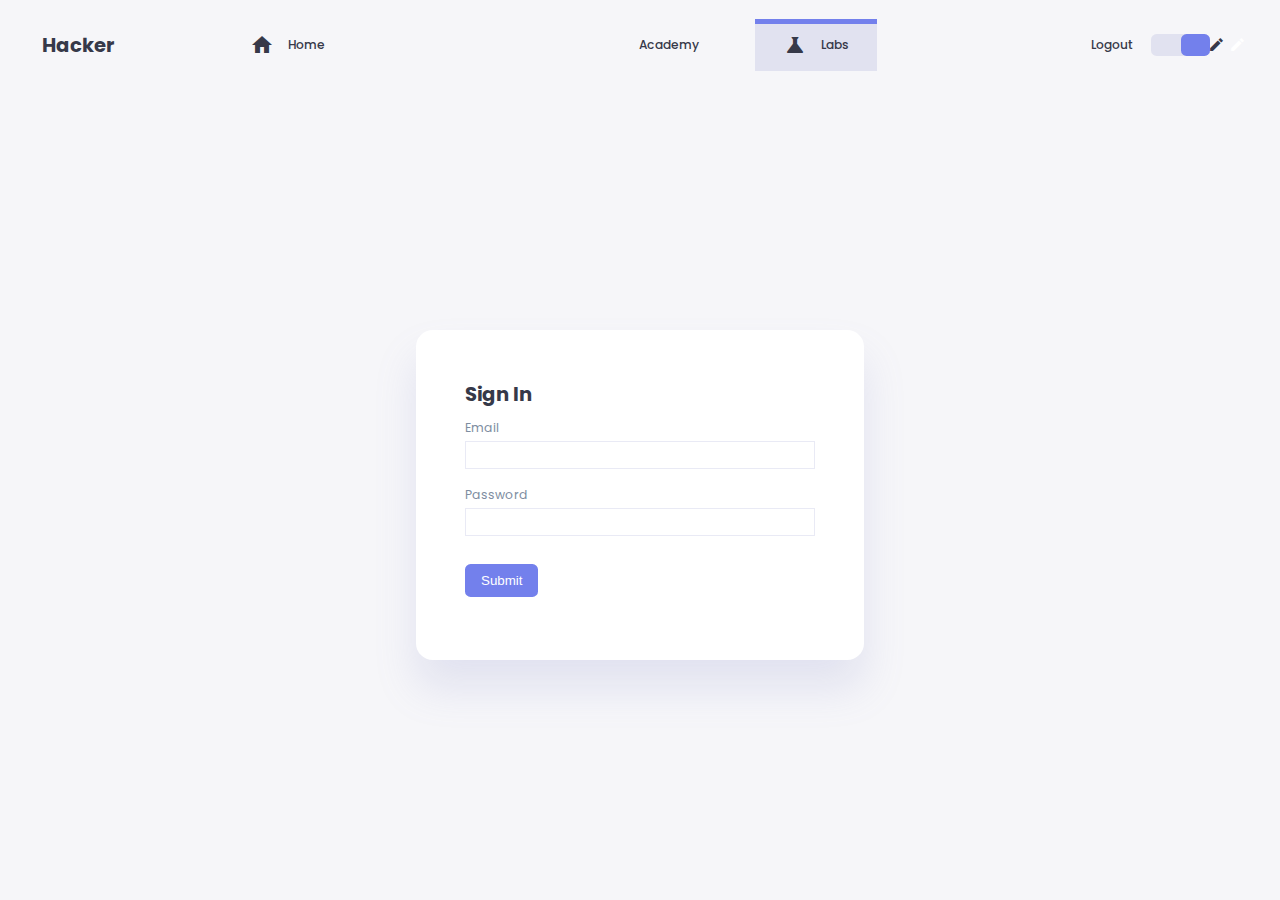
<file: login.html>
<!DOCTYPE html>
<html lang="en">
<head>
    <meta charset="UTF-8">
    <meta http-equiv="X-UA-Compatible" content="IE=edge">
    <meta name="viewport" content="width=device-width, initial-scale=1.0">
    <title>Student Dashboard</title>
    <link href="https://fonts.googleapis.com/icon?family=Material+Icons+Sharp" rel="stylesheet">
    <link rel="shortcut icon" href="./images/logo.png">
    <link rel="stylesheet" href="style.css">
    <link rel="stylesheet" href="login.css">


</head>
<body>
    <header>
        <div class="logo" title="University Management System">
            <h2>Hacker</h2>
        </div>
        <div class="navbar">
            <a href="index.html" >
                <span class="material-icons-sharp">home</span>
                <h3>Home</h3>
            </a>
            <a href="academy.html">
                <span class="material-icons-sharp">grid_view</span>
                <h3>Academy</h3>
            </a>
            <a href="Labs.html" class="active">
                <span class="material-icons-sharp">science</span>
                <h3>Labs</h3>
            </a>
            <a href="#">
                <span class="material-icons-sharp" onclick="">logout</span>
                <h3>Logout</h3>
            </a>
        </div>
        <div id="profile-btn">
            <span class="material-icons-sharp">person</span>
        </div>
        <div class="theme-toggler">
            <span class="material-icons-sharp active">light_mode</span>
            <span class="material-icons-sharp">dark_mode</span>
        </div>
        
    </header>

    <div class="change-password-container">
        <form action="">
            <h2>Sign In</h2>
            <div class="box">
                <p class="text-muted">Email</p>
                <input type="email" id="email">
            </div>

            <div class="box">
                <p class="text-muted">Password</p>
                <input type="password" id="password">
            </div>


            <div class="button">
                <button type="submit" value="Save" class="btn">Submit</button>
            </div>
        </form>    
    </div>

</body>

<script src="app.js"></script>

</html>
</file>
<file: style.css>
@import url("https://fonts.googleapis.com/css2?family=Cairo:wght@200;300;400;500;600;700;800;900&family=Poppins:wght@300;400;500;600;700;800&display=swap");

:root {
  --color-primary: #7380ec;
  --color-danger: #ff7782;
  --color-success: #41f1b6;
  --color-warning: #ffbb55;
  --color-white: #fff;
  --color-info: #7d8da1;
  --color-dark: #363949;
  --color-light: rgba(132, 139, 200, 0.18);
  --color-dark-varient: #677483;
  --color-background: #f6f6f9;

  --card-border-radius: 2rem;
  --card2-border-radius: 1.5rem;
  --border-radius-1: 0.4rem;
  --border-radius-2: 1.2rem;

  --card-padding: 1.8rem;
  --box-shadow: 0 2rem 3rem var(--color-light);
  --box-shadow2: 0 1rem 3rem var(--color-light);
}

.dark-theme {
  --color-background: #181a1e;
  --color-white: #202528;
  --color-dark: #edeffd;
  --color-dark-varient: #a3bdcc;
  --color-light: rgba(0, 0, 0, 0.4);
  --box-shadow: 0 2rem 3rem var(--color-light);
}

* {
  margin: 0;
  padding: 0;
  text-decoration: none;
  list-style: none;
  box-sizing: border-box;
}

html {
  font-size: 14px;
  scroll-behavior: smooth;
}
body {
  font-family: "Poppins", sans-serif;
  font-size: 0.88rem;
  background: var(--color-background);
  user-select: none;
  overflow-x: hidden;
  color: var(--color-dark);
}
* {
  color: var(--color-dark);
}
img {
  display: block;
  width: 100%;
}
h1 {
  font-weight: 800;
  font-size: 1.8rem;
}
h2 {
  font-size: 1.4rem;
}
h3 {
  font-size: 0.87rem;
}
h4 {
  font-size: 0.8rem;
}
h5 {
  font-size: 0.77rem;
}
small {
  font-size: 0.75rem;
}

.text-muted {
  color: var(--color-info);
}
p {
  color: var(--color-dark-varient);
}
b {
  color: var(--color-dark);
}

.primary {
  color: var(--color-primary);
}
.danger {
  color: var(--color-danger);
}
.success {
  color: var(--color-success);
}
.warning {
  color: var(--color-warning);
}

/*////////////////////////////////////////////////////////////////*/

.container {
  width: 95%;
  margin: 0 3rem;
  gap: 1.8rem;
  display: flex;
  justify-content: space-around;
}
header h3 {
  font-weight: 500;
}
header {
  width: 100vw;
  height: 10vh;
  background-color: var(--color-background);
}
header.active {
  box-shadow: var(--box-shadow);
}
header .logo {
  width: 15%;
  display: flex;
  gap: 0.8rem;
}
header .logo img {
  width: 2rem;
  height: 2rem;
}

header {
  display: flex;
  align-items: center;
  padding: 0 3rem;
  color: var(--color-info);
}

header .navbar {
  width: 80%;
  display: flex;
  align-items: center;
  justify-content: space-evenly;
}

header .navbar a {
  display: flex;
  margin-left: 2rem;
  gap: 1rem;
  align-items: center;
  justify-content: space-between;
  position: relative;
  height: 3.7rem;
  transition: all 300ms ease;
  padding: 0 2rem;
}
header .navbar a:hover {
  padding-top: 1.5rem;
}
header .navbar a.active {
  background: var(--color-light);
  color: var(--color-primary);
}
header .navbar a.active::before {
  content: "";
  background-color: var(--color-primary);
  position: absolute;
  height: 5px;
  width: 100%;
  left: 0;
  top: 0;
}
header #profile-btn {
  display: none;
  font-size: 2rem;
  margin: 0.5rem 2rem 0 0;
  cursor: pointer;
}
header .theme-toggler {
  background: var(--color-light);
  display: flex;
  justify-content: space-between;
  align-items: center;
  height: 1.6rem;
  width: 4.2rem;
  cursor: pointer;
  border-radius: var(--border-radius-1);
  margin-right: 2rem;
}
header .theme-toggler span {
  font-size: 1.2rem;
  width: 50%;
  height: 100%;
  display: flex;
  align-items: center;
  justify-content: center;
}
header .theme-toggler span.active {
  background-color: var(--color-primary);
  color: white;
  border-radius: var(--border-radius-1);
}

/* Profile section  */
aside {
  width: 17rem;
}
aside .profile {
  margin-top: 2rem;
  width: 17rem;
}
aside .profile .top {
  display: flex;
  align-items: center;
  gap: 1rem;
  border-bottom: 1px solid var(--color-light);
  padding-bottom: 1rem;
}
aside .profile .top:hover .profile-photo {
  scale: 1.05;
}
aside .profile .top .profile-photo {
  width: 6rem;
  height: 6rem;
  border-radius: 50%;
  overflow: hidden;
  border: 5px solid var(--color-light);
  transition: all 400ms ease;
}
aside .profile .top p {
  width: 9rem;
}
aside .profile .about p {
  padding-bottom: 1rem;
}
aside .profile .about {
  margin-top: 1rem;
}

/* Home Section  */
main {
  width: 80%;
  margin-top: 1.4rem;
  margin-left: 1.4rem;
}
main .subjects {
  display: grid;
  grid-template-columns: repeat(5, 1fr);
  gap: 1.6rem;
  text-align: center;
}

main .subjects > div {
  background-color: var(--color-white);
  padding: var(--card-padding);
  border-radius: var(--card-border-radius);
  margin-top: 1rem;
  box-shadow: var(--box-shadow);
  transition: all 300ms ease;
}
main .subjects > div:hover {
  box-shadow: none;
}

main .subjects h3 {
  margin: 1rem 0 0.6rem;
  font-size: 1rem;
}
main .subjects .progress {
  position: relative;
  width: 89px;
  height: 89px;
  border-radius: 50%;
  margin: auto;
}
main .subjects svg circle {
  fill: none;
  stroke: var(--color-primary);
  stroke-width: 8;
  stroke-linecap: round;
  transform: translate(5px, 5px);
  stroke-dasharray: 110;
  stroke-dashoffset: 92;
}
main .subjects .eg svg circle {
  stroke-dashoffset: 25;
  stroke-dasharray: 210;
}

main .subjects .progress .number {
  position: absolute;
  top: 0;
  left: 0;
  height: 100%;
  width: 100%;
  display: flex;
  justify-content: center;
  align-items: center;
}

/* Acadmey Section  */
/* .sections {
  padding-inline: 1.5rem .5rem;
  padding-block: 9rem 3rem;
} */

/* .section {
  color: var(--color-primary);
  font-weight: 400;
} */

.section__title {
  height: 10vh;
  display: flex;
  justify-content: space-between;
  position: relative;
  align-items: center;
  transition: color 0.15s ease-in-out;
  background-color: rgba(132, 139, 200, 0.25);
  padding: var(--card-padding);
  border-radius: var(--card2-border-radius);
  margin-top: 1rem;
  box-shadow: var(--box-shadow2);
  transition: all 300ms ease;
}
.section__text {
  /* height: 50vh; */
  transition: color 0.15s ease-in-out;
  background-color: var(--color-white);
  padding: var(--card-padding);
  border-radius: var(--card2-border-radius);
  margin-top: 1rem;
  box-shadow: var(--box-shadow2);
  transition: all 300ms ease;
}
.section__title h2 {
  color: var(--color-black) !important;
}
.section__title:hover {
  cursor: pointer;
}

/* TOGGLE STYLES */

.section__text {
  display: none;
}

.show-text .section__text {
  display: block;
  font-size: 0.765rem;
  line-height: 1.7;
  padding-block-end: 1rem;
}

.show-text span i {
  transform: rotate(180deg);
  transition: transform 0.3s ease;
}

.show-text span {
  font-weight: 700;
  color: var(--color-primary);
}

/* .show-text .section__title::after {
  display: none;
} */

.inputsolution {
  height: 12vh;
  background-color: var(--color-white);
  padding: 10px 20px;
  border-radius: 10px;
  margin-bottom: 1rem;
  
    .label{
    display: flex;
    gap: 20px;
    align-items: center;
    margin-bottom: 10px;
    }
    label {
    display: block;
    font-size: 1.1rem;
    color: var(--color-dark);
    }

    input[type="text"] {
    width: 75%;
    padding: 10px;
    border: 2px solid #d0d0d0;
    background-color: var(--color-white);
    border-radius: 6px;
    font-size: 1rem;
    color: var(--color-black) ;
    
  }

    .buttons {
    display: flex;
    gap: 10px;
    }

    button {
    border: none;
    padding: 5px 18px;
    border-radius: 6px;
    cursor: pointer;
    font-weight: 600;
    }

    .correct {
    background-color: #82cc47;
    color: #0a0f0a;
    }

    .hint {
    background-color: #f4b247;
    color: #1a1306;
    }

    .easy {
    background-color: #95f546;
    color: white;
    }

    .mid {
    background-color: #eba533;
    color: white;
    }

    .hard {
    background-color: #ff2f2f;
    color: white;
    }

    button:hover {
    opacity: 0.9;
    }
}

/* MEDIA QUERIES  */
@media screen and (max-width: 1200px) {
  html {
    font-size: 12px;
  }
  .container {
    grid-template-columns: 13rem auto 20rem;
  }
  header {
    position: fixed;
  }
  .container {
    padding-top: 4rem;
  }
  header .logo h2 {
    display: none;
  }
  header .navbar h3 {
    display: none;
  }
  header .navbar a {
    width: 4.5rem;
    padding: 0 1rem;
  }

  main .subjects {
    grid-template-columns: repeat(2, 1fr);
    gap: 1;
  }
}

@media screen and (max-width: 768px) {
  html {
    font-size: 10px;
  }
  header {
    padding: 0 0.8rem;
  }
  .container {
    width: 100%;
    grid-template-columns: 1fr;
    margin: 0;
  }
  header #profile-btn {
    display: inline;
  }
  header .navbar {
    padding: 0;
  }
  header .navbar a {
    margin: 0 0.5rem 0 0;
  }
  header .theme-toggler {
    margin: 0;
  }
  aside {
    position: absolute;
    top: 4rem;
    left: 0;
    right: 0;
    background-color: var(--color-white);
    padding-left: 2rem;
    transform: translateX(-100%);
    z-index: 10;
    width: 18rem;
    height: 100%;
    box-shadow: 1rem 3rem 4rem var(--color-light);
    transition: all 2s ease;
  }
  aside.active {
    transform: translateX(0);
  }
  main {
    padding: 0 2rem;
  }
}
</file>
<file: login.css>
header {
  position: relative;
}
.change-password-container {
  display: flex;
  align-items: center;
  justify-content: center;
  width: 100%;
  height: 90vh;
}
.change-password-container form {
  display: flex;
  flex-direction: column;
  justify-content: center;
  border-radius: var(--border-radius-2);
  padding: 3.5rem;
  background-color: var(--color-white);
  box-shadow: var(--box-shadow);
  width: 95%;
  max-width: 32rem;
}
.change-password-container form:hover {
  box-shadow: none;
}
.change-password-container form input {
  border: none;
  outline: none;
  border: 1px solid var(--color-light);
  background: transparent;
  height: 2rem;
  width: 100%;
  padding: 0 0.5rem;
}
/* .change-password-container form .button {
  border: none;
  outline: none;
  border: 1px solid var(--color-light);
  background-color: aquamarine;
  background: transparent;
  height: 2rem;
  width: 100%;
  padding: 0 0.5rem;
} */
.change-password-container form .box {
  padding: 0.5rem 0;
}
.change-password-container form .box p {
  line-height: 2;
}
.change-password-container form h2 + p {
  margin: 0.4rem 0 1.2rem 0;
}
.btn {
  background: none;
  border: none;
  border: 2px solid var(--color-primary) !important;
  border-radius: var(--border-radius-1);
  padding: 0.5rem 1rem;
  color: var(--color-white);
  background-color: var(--color-primary);
  cursor: pointer;
  margin: 1rem 1.5rem 1rem 0;
  margin-top: 1.5rem;
}
.btn:hover {
  color: var(--color-primary);
  background-color: transparent;
}
</file>
